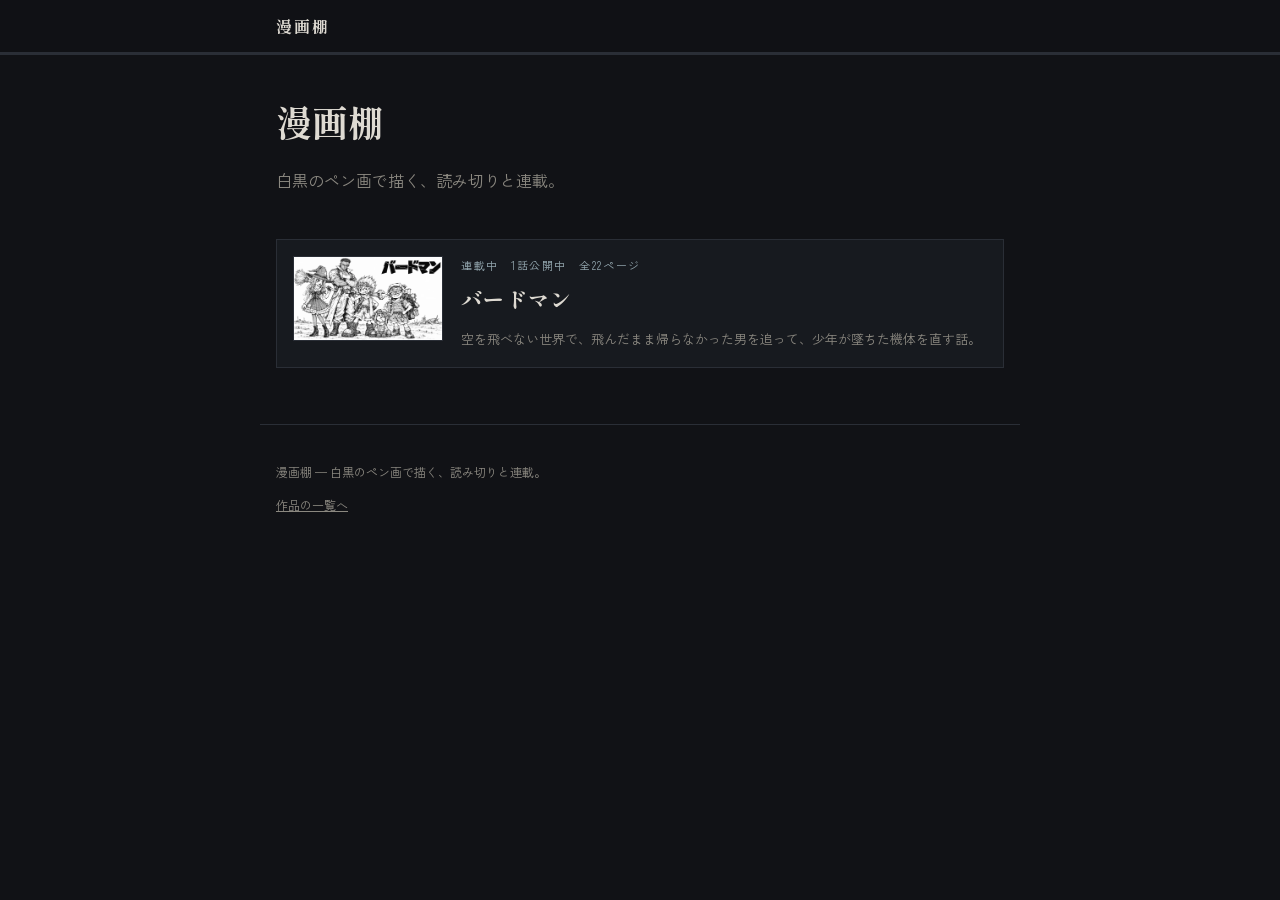
<file: docs/index.html>
<!doctype html>
<html lang="ja">
<meta charset="utf-8">
<meta name="viewport" content="width=device-width,initial-scale=1,viewport-fit=cover">
<title>漫画棚</title>
<meta name="description" content="白黒のペン画で描く、読み切りと連載。">
<meta property="og:type" content="website">
<meta property="og:title" content="漫画棚">
<meta property="og:description" content="白黒のペン画で描く、読み切りと連載。">
<meta property="og:image" content="https://bench-works.github.io/manga/img/birdman/card.png">
<meta property="og:url" content="https://bench-works.github.io/manga/">
<meta name="twitter:card" content="summary_large_image">
<link rel="icon" href="a/icon.png">
<link rel="preconnect" href="https://fonts.googleapis.com">
<link rel="preconnect" href="https://fonts.gstatic.com" crossorigin>
<link rel="stylesheet" href="https://fonts.googleapis.com/css2?family=Shippori+Mincho+B1:wght@600;800&family=Zen+Kaku+Gothic+New:wght@400;500;700&display=swap">
<link rel="stylesheet" href="a/site.css">
<header class="bar"><div class="wrap"><a class="home" href="">漫画棚</a><span class="spacer"></span></div><div class="rail"><span id="rail"></span></div></header>
<main class="wrap">
<section style="padding-block:34px 0">
  <h1 style="font-size:clamp(26px,7vw,36px)">漫画棚</h1>
  <p class="logline" style="color:var(--dim);margin-top:12px">白黒のペン画で描く、読み切りと連載。</p>
</section>
<section class="shelf"><a class="card" href="w/birdman/">
  <img src="img/birdman/cover.webp" width="1400" height="788" alt="『バードマン』表紙">
  <div><p class="meta">連載中　1話公開中　全22ページ</p>
  <h2>バードマン</h2><p class="l">空を飛べない世界で、飛んだまま帰らなかった男を追って、少年が墜ちた機体を直す話。</p></div></a></section>
</main>
<footer class="wrap"><p>漫画棚 — 白黒のペン画で描く、読み切りと連載。</p><p><a href="">作品の一覧へ</a></p></footer>
</file>
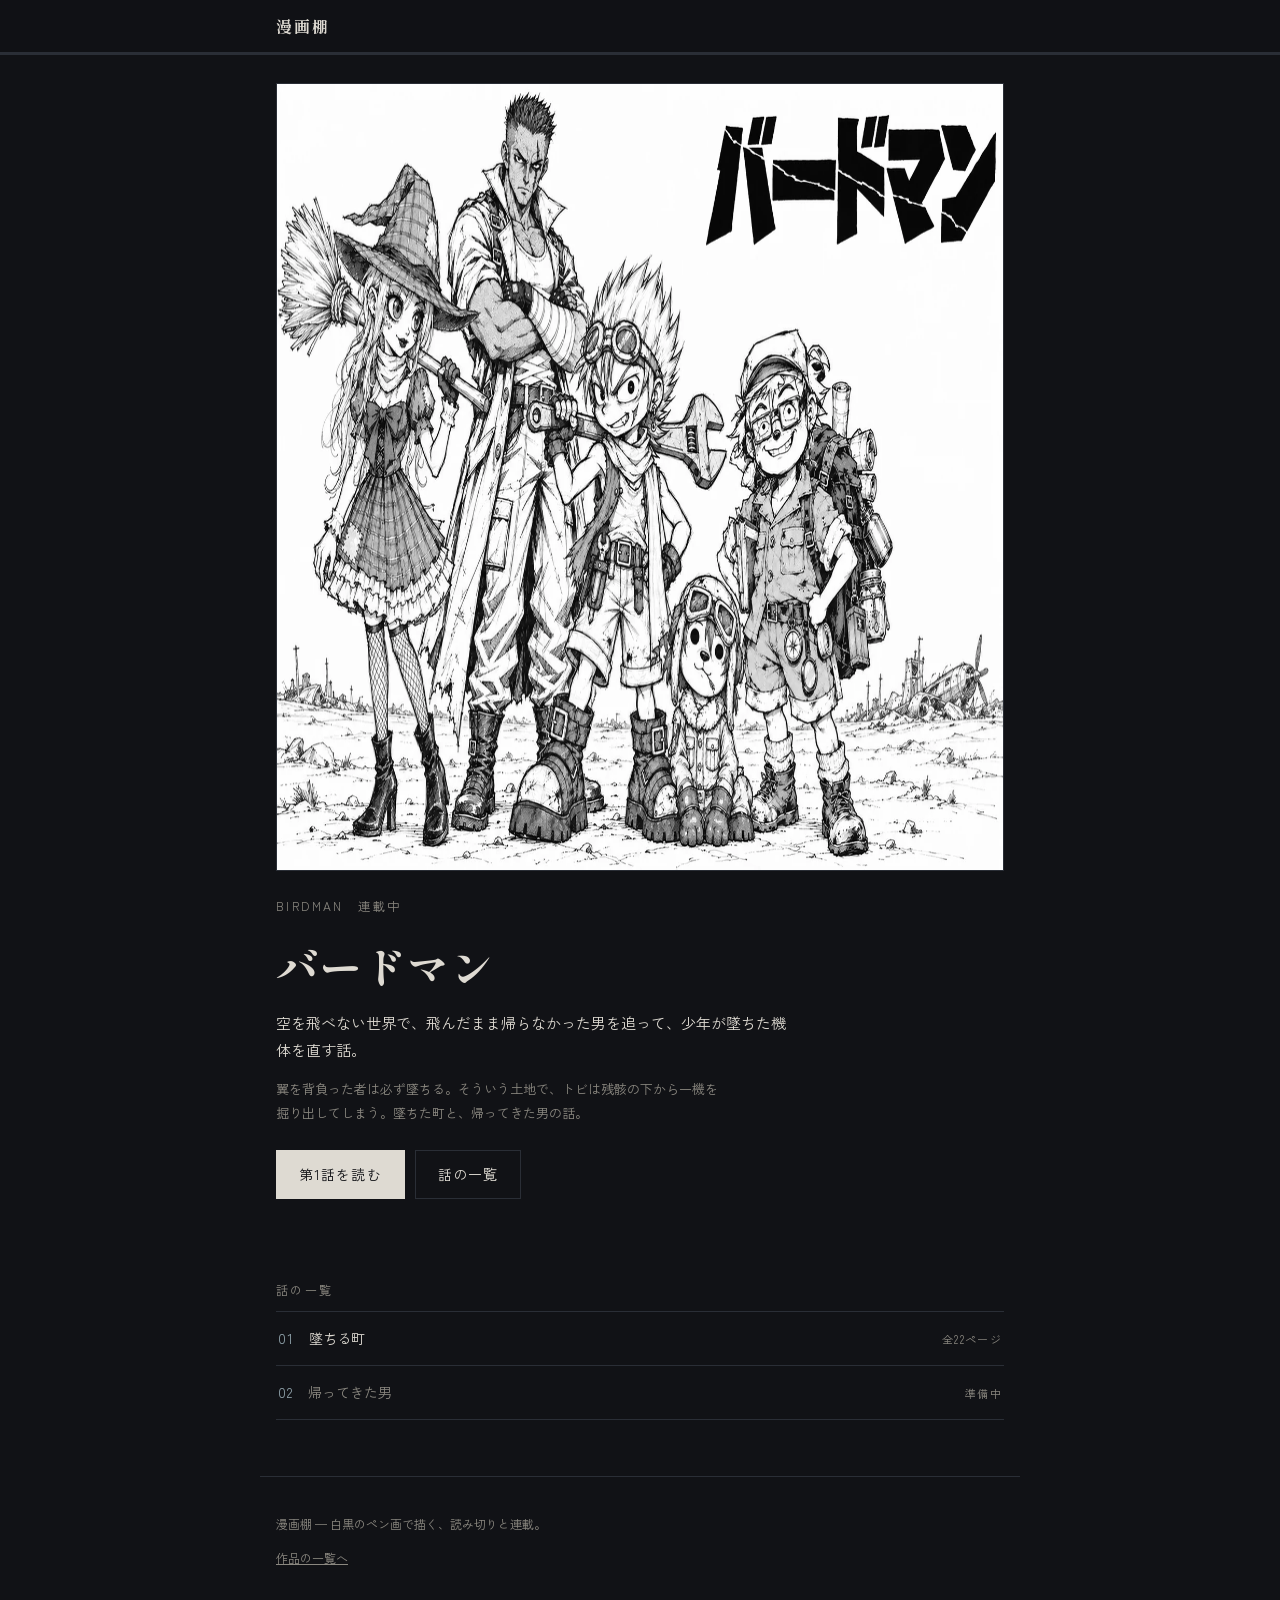
<file: docs/w/birdman/index.html>
<!doctype html>
<html lang="ja">
<meta charset="utf-8">
<meta name="viewport" content="width=device-width,initial-scale=1,viewport-fit=cover">
<title>バードマン</title>
<meta name="description" content="空を飛べない世界で、飛んだまま帰らなかった男を追って、少年が墜ちた機体を直す話。">
<meta property="og:type" content="website">
<meta property="og:title" content="バードマン">
<meta property="og:description" content="空を飛べない世界で、飛んだまま帰らなかった男を追って、少年が墜ちた機体を直す話。">
<meta property="og:image" content="https://bench-works.github.io/manga/img/birdman/card.png">
<meta property="og:url" content="https://bench-works.github.io/manga/w/birdman/">
<meta name="twitter:card" content="summary_large_image">
<link rel="icon" href="../../a/icon.png">
<link rel="preconnect" href="https://fonts.googleapis.com">
<link rel="preconnect" href="https://fonts.gstatic.com" crossorigin>
<link rel="stylesheet" href="https://fonts.googleapis.com/css2?family=Shippori+Mincho+B1:wght@600;800&family=Zen+Kaku+Gothic+New:wght@400;500;700&display=swap">
<link rel="stylesheet" href="../../a/site.css">
<header class="bar"><div class="wrap"><a class="home" href="../../">漫画棚</a><span class="spacer"></span></div><div class="rail"><span id="rail"></span></div></header>
<main class="wrap">
<section class="hero">
  <figure><img src="../../img/birdman/cover.webp" width="1400" height="788"
    alt="『バードマン』表紙" fetchpriority="high"></figure>
  <p class="eyebrow" style="margin-top:24px">BIRDMAN　連載中</p>
  <h1>バードマン</h1>
  <p class="logline">空を飛べない世界で、飛んだまま帰らなかった男を追って、少年が墜ちた機体を直す話。</p>
  <p class="about">翼を背負った者は必ず墜ちる。そういう土地で、トビは残骸の下から一機を掘り出してしまう。墜ちた町と、帰ってきた男の話。</p>
  <div class="cta">
    <a class="btn" href="01/">第1話を読む</a>
    <a class="btn ghost" href="#eps">話の一覧</a>
  </div>
</section>
<section id="eps" style="padding-block:40px 56px">
  <p class="eyebrow">話の一覧</p>
  <ul class="eps"><li><a href="01/"><span class="no">01</span><span class="ttl">墜ちる町</span><span class="st">全22ページ</span></a></li><li><div class="soon"><span class="no">02</span><span class="ttl">帰ってきた男</span><span class="st">準備中</span></div></li></ul>
</section>
</main>
<footer class="wrap"><p>漫画棚 — 白黒のペン画で描く、読み切りと連載。</p><p><a href="../../">作品の一覧へ</a></p></footer>
</file>
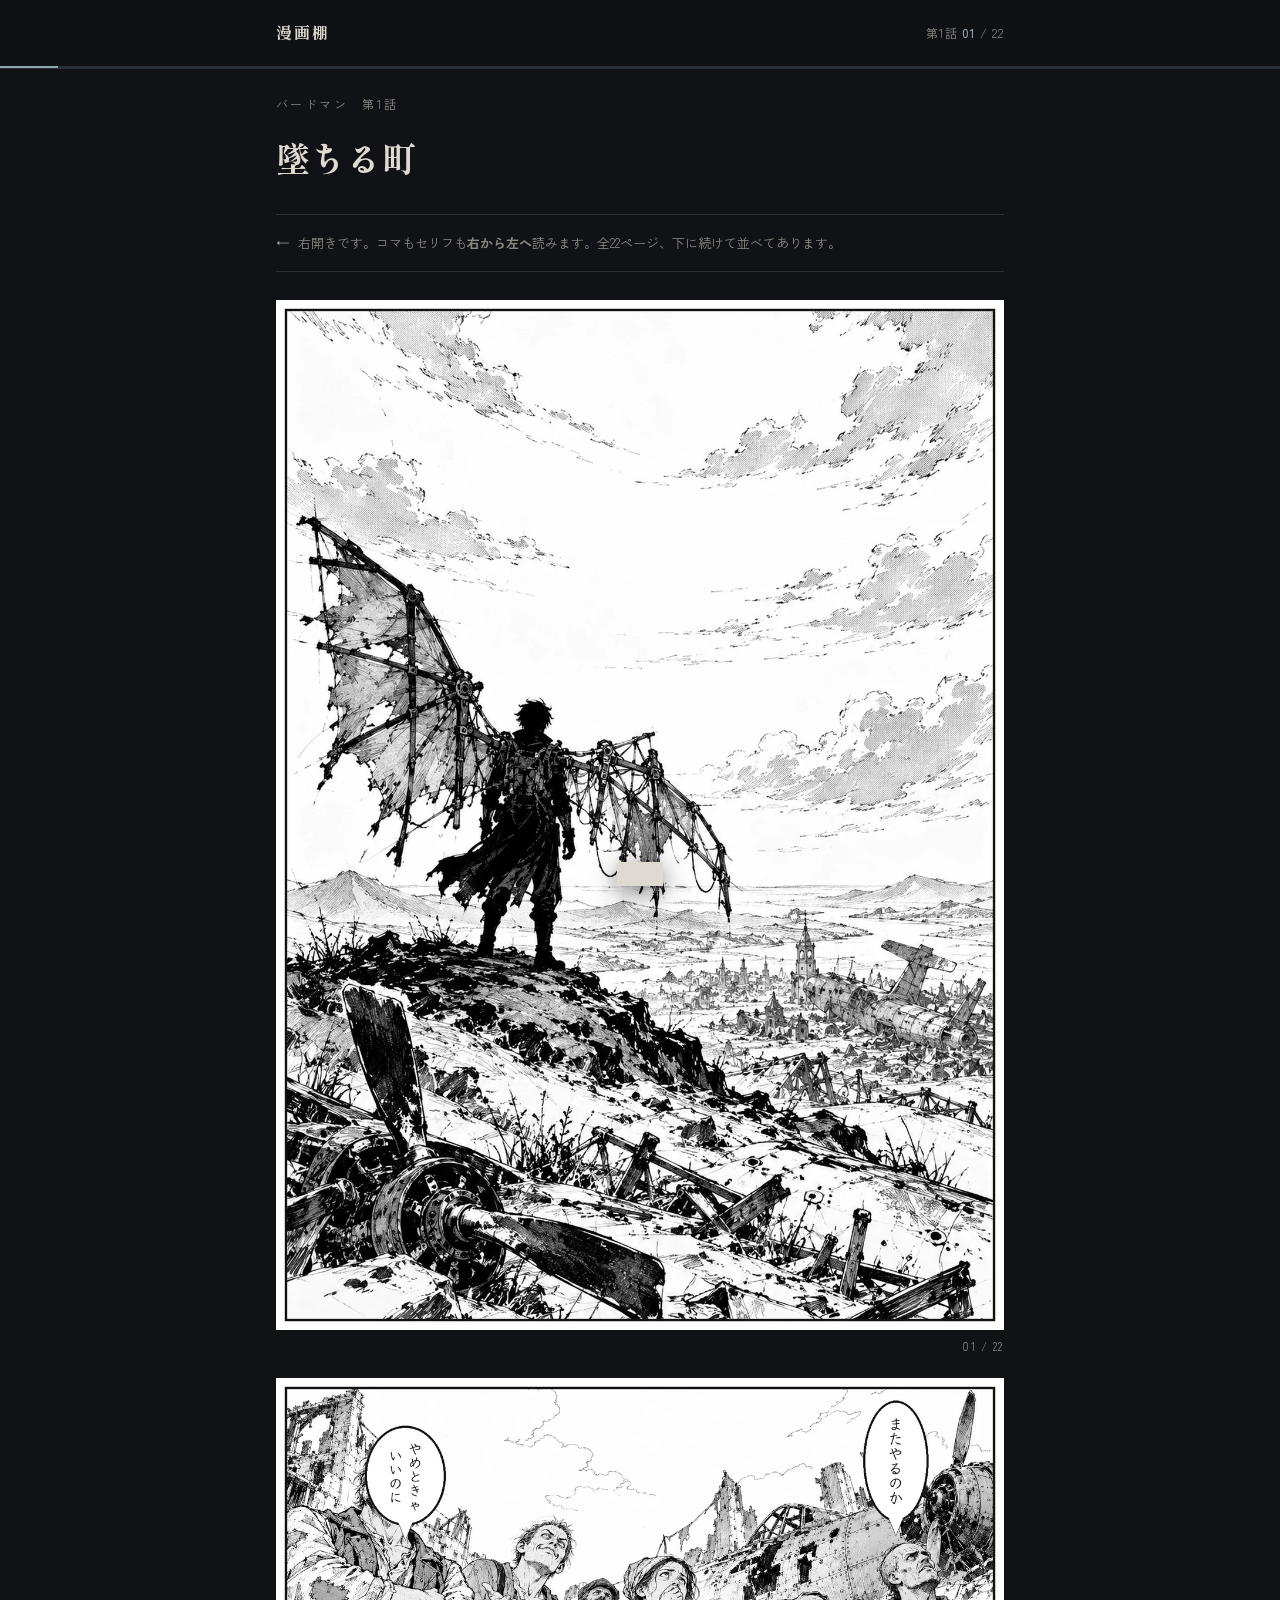
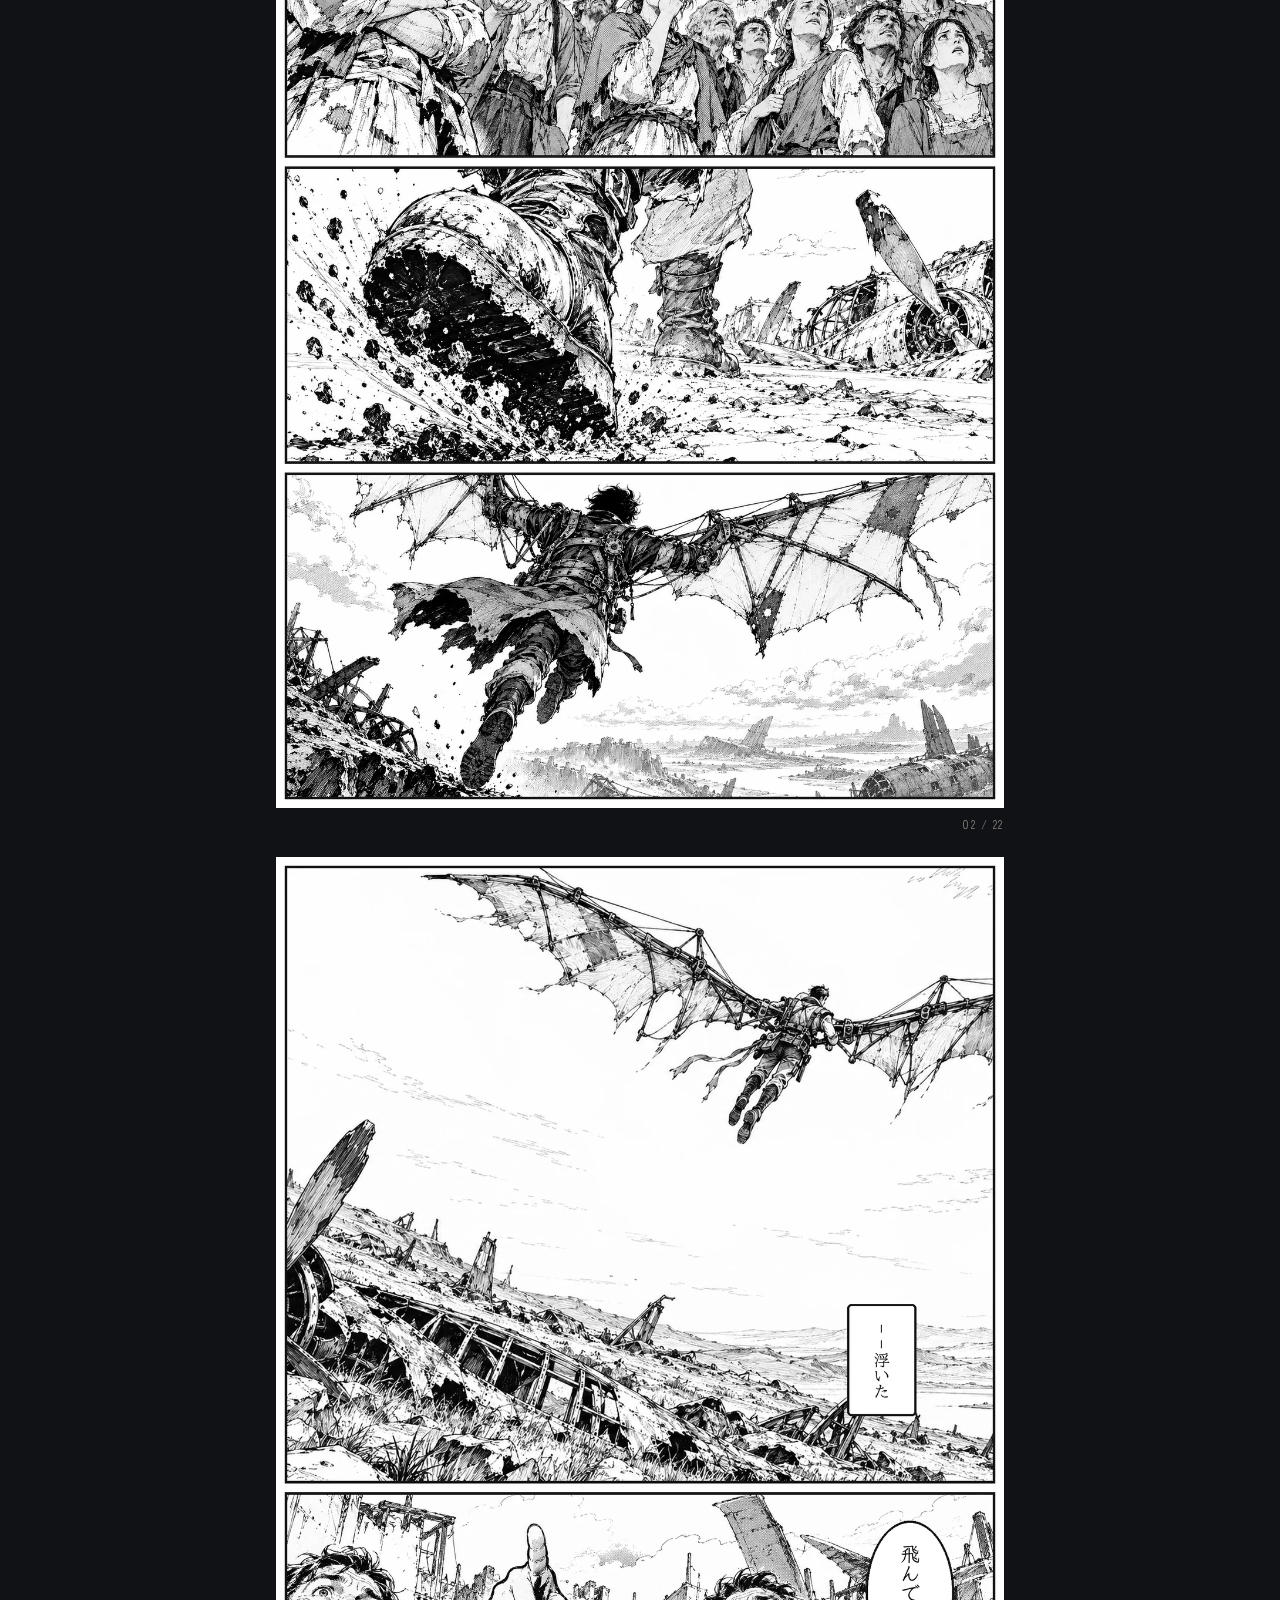
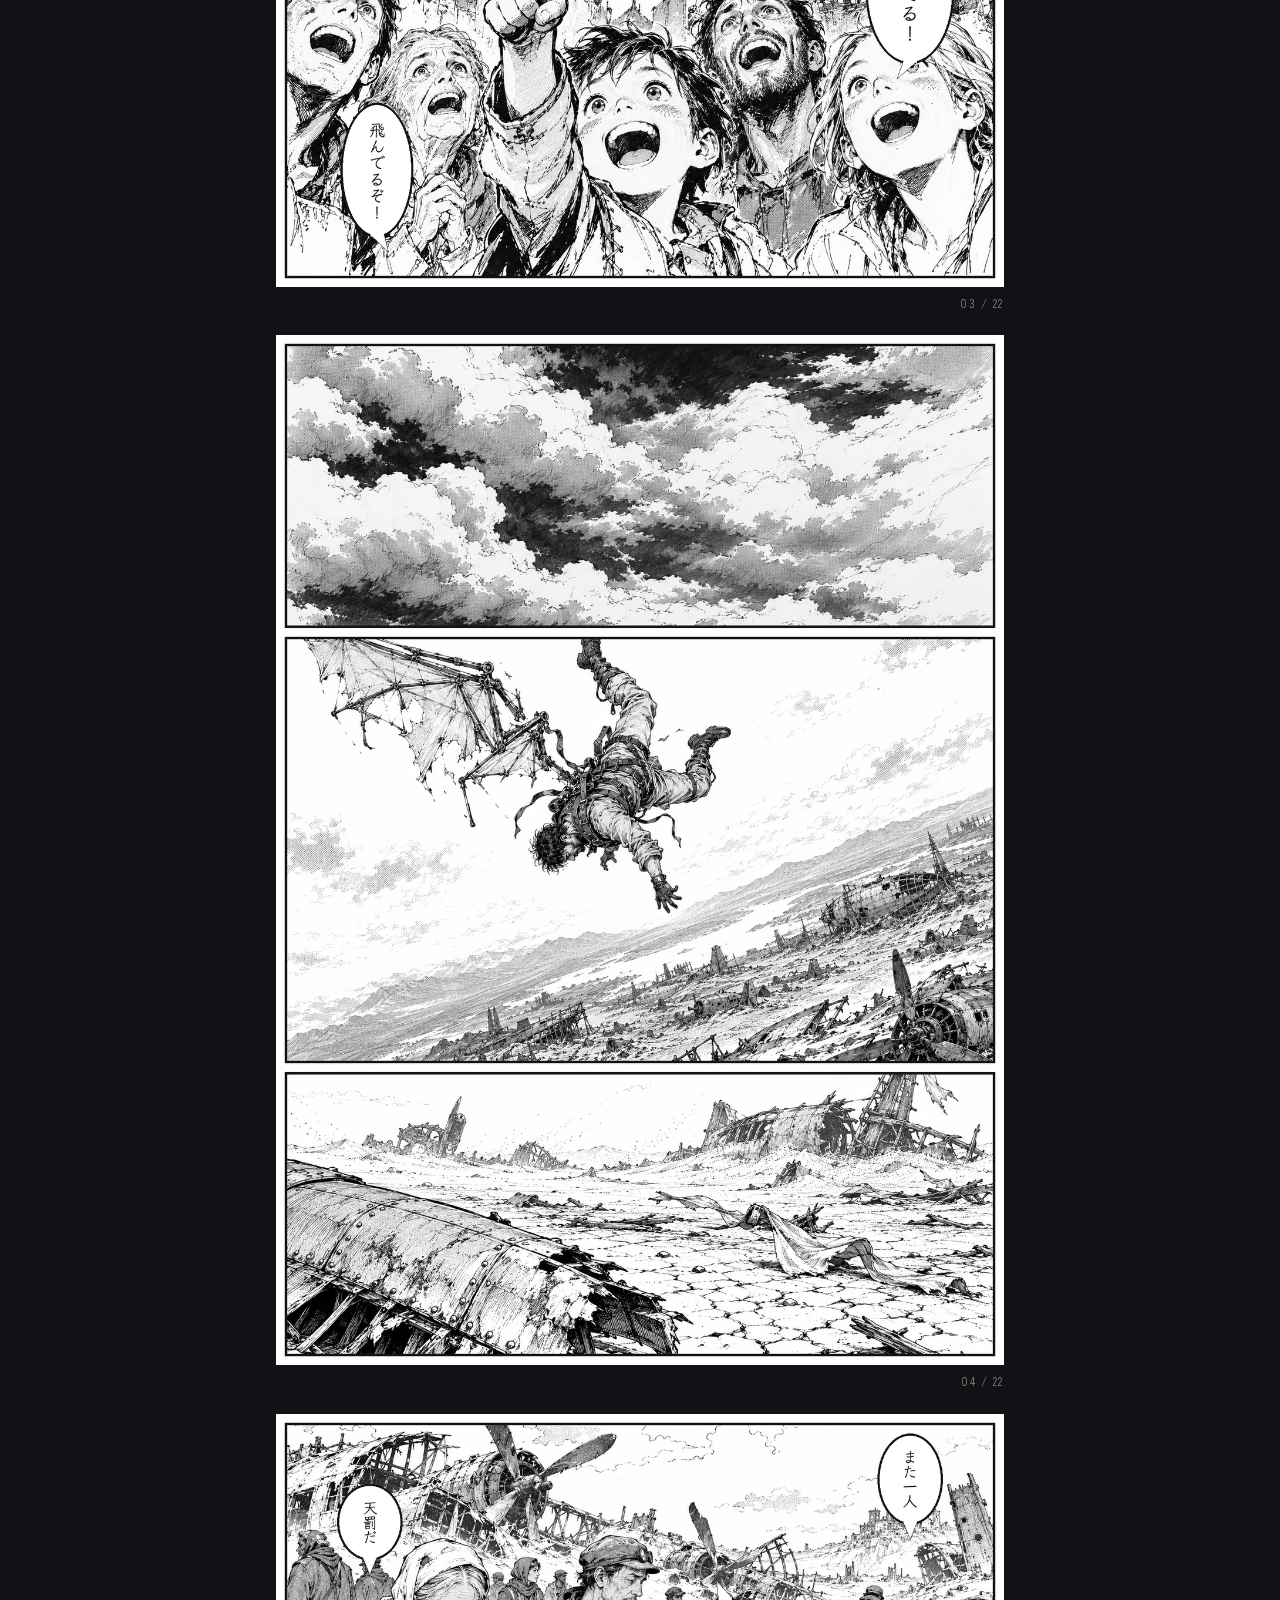
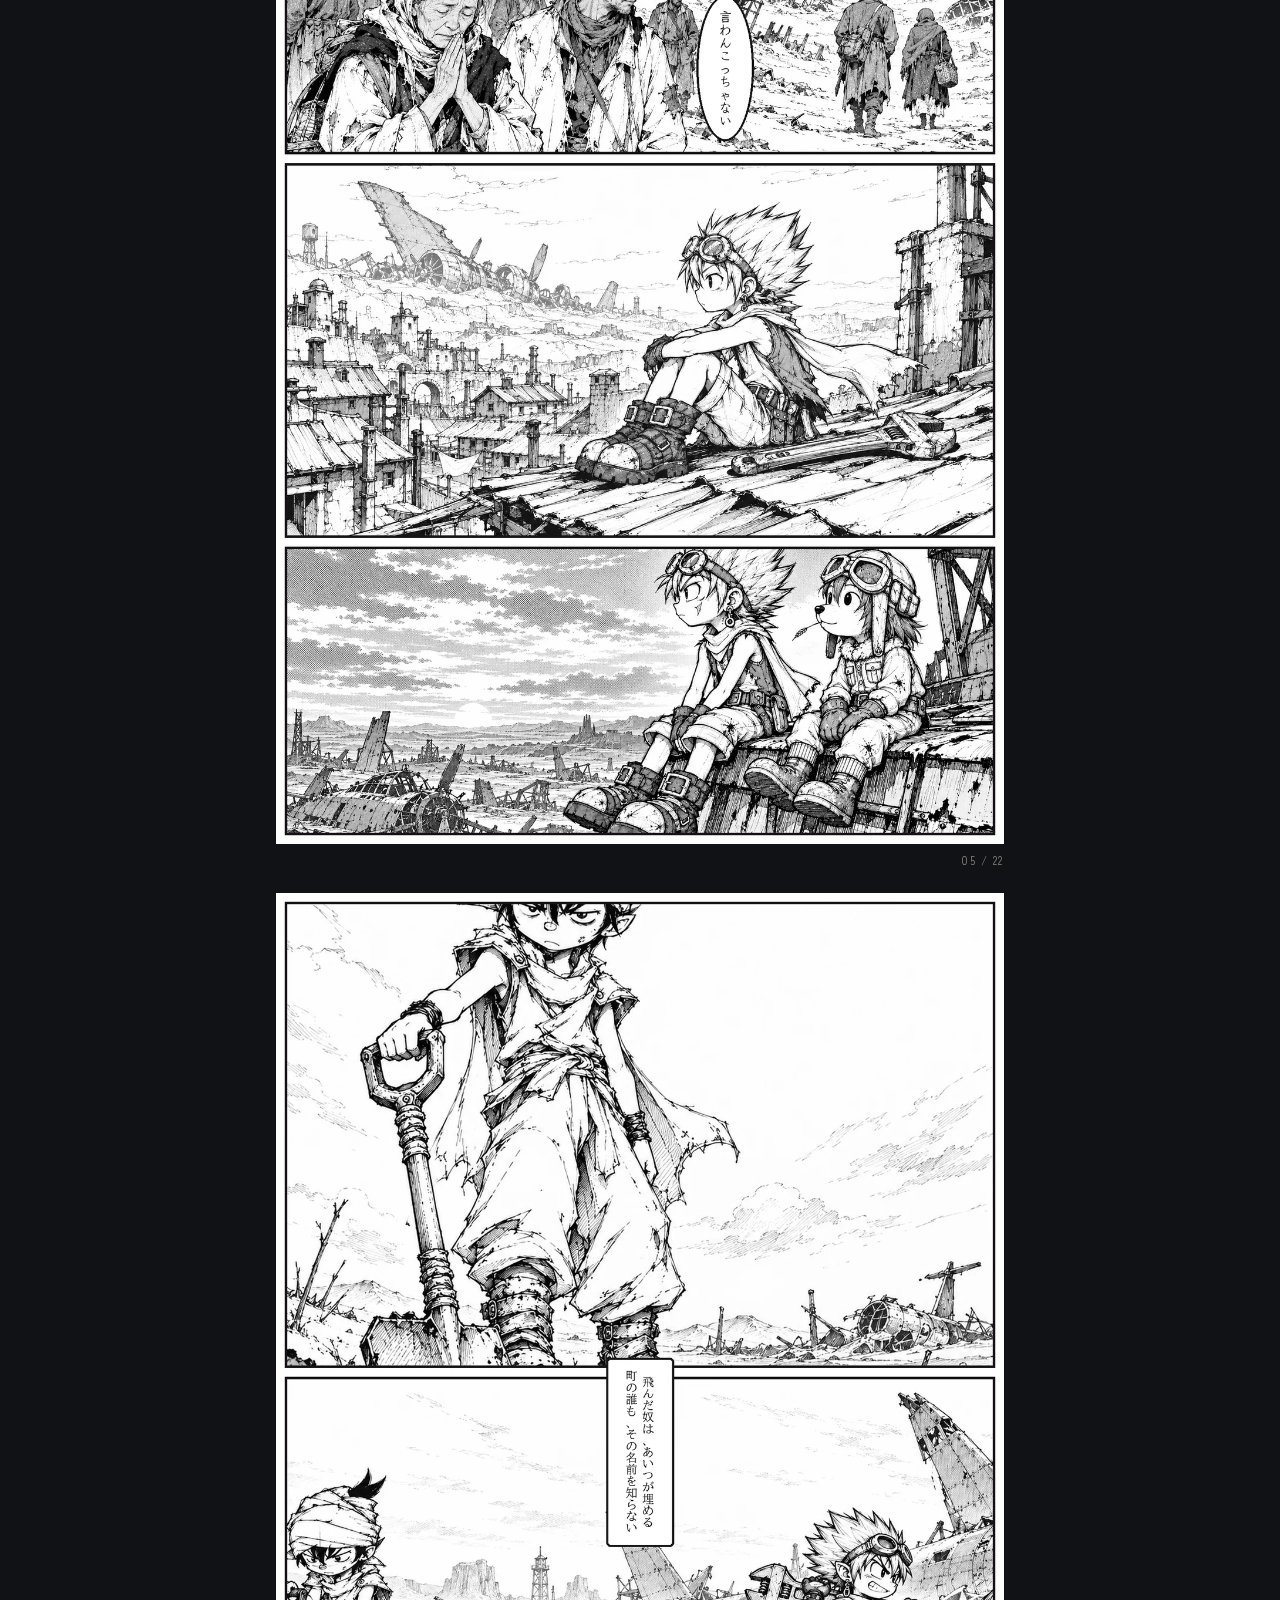
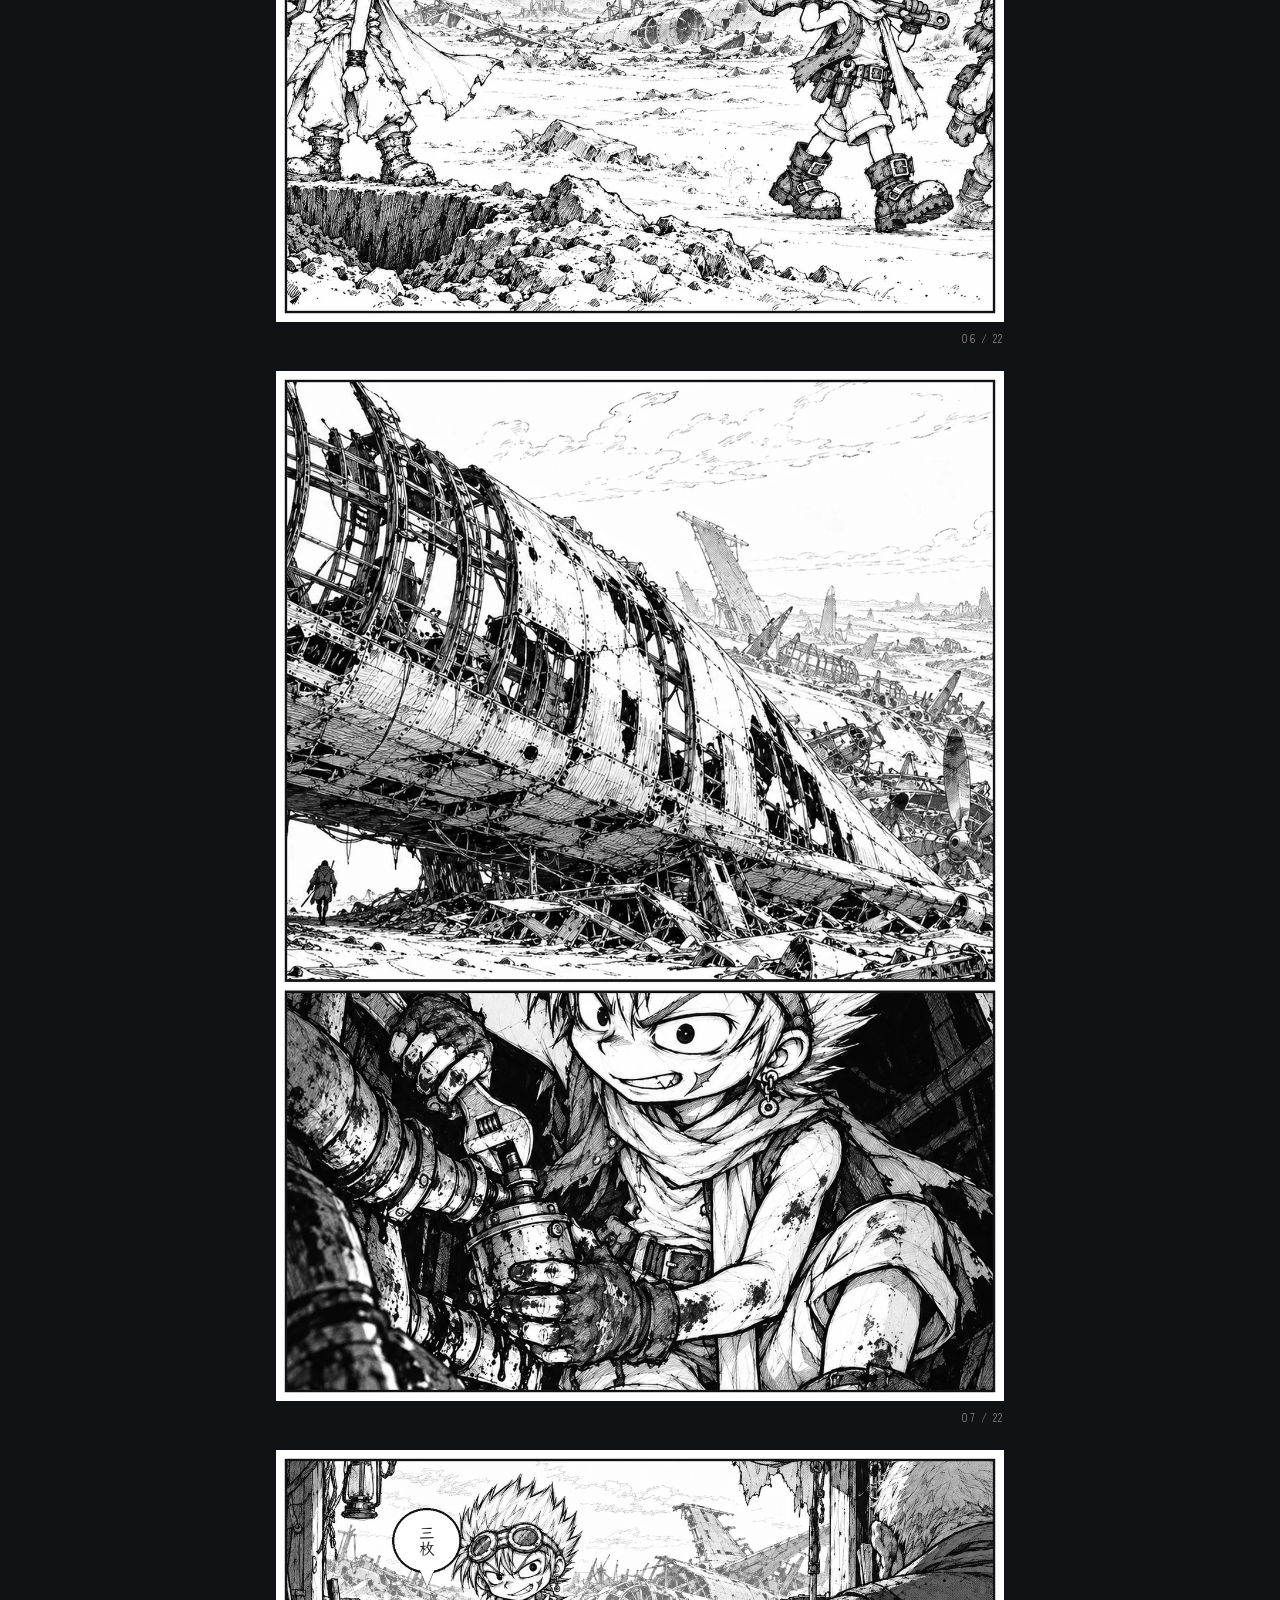
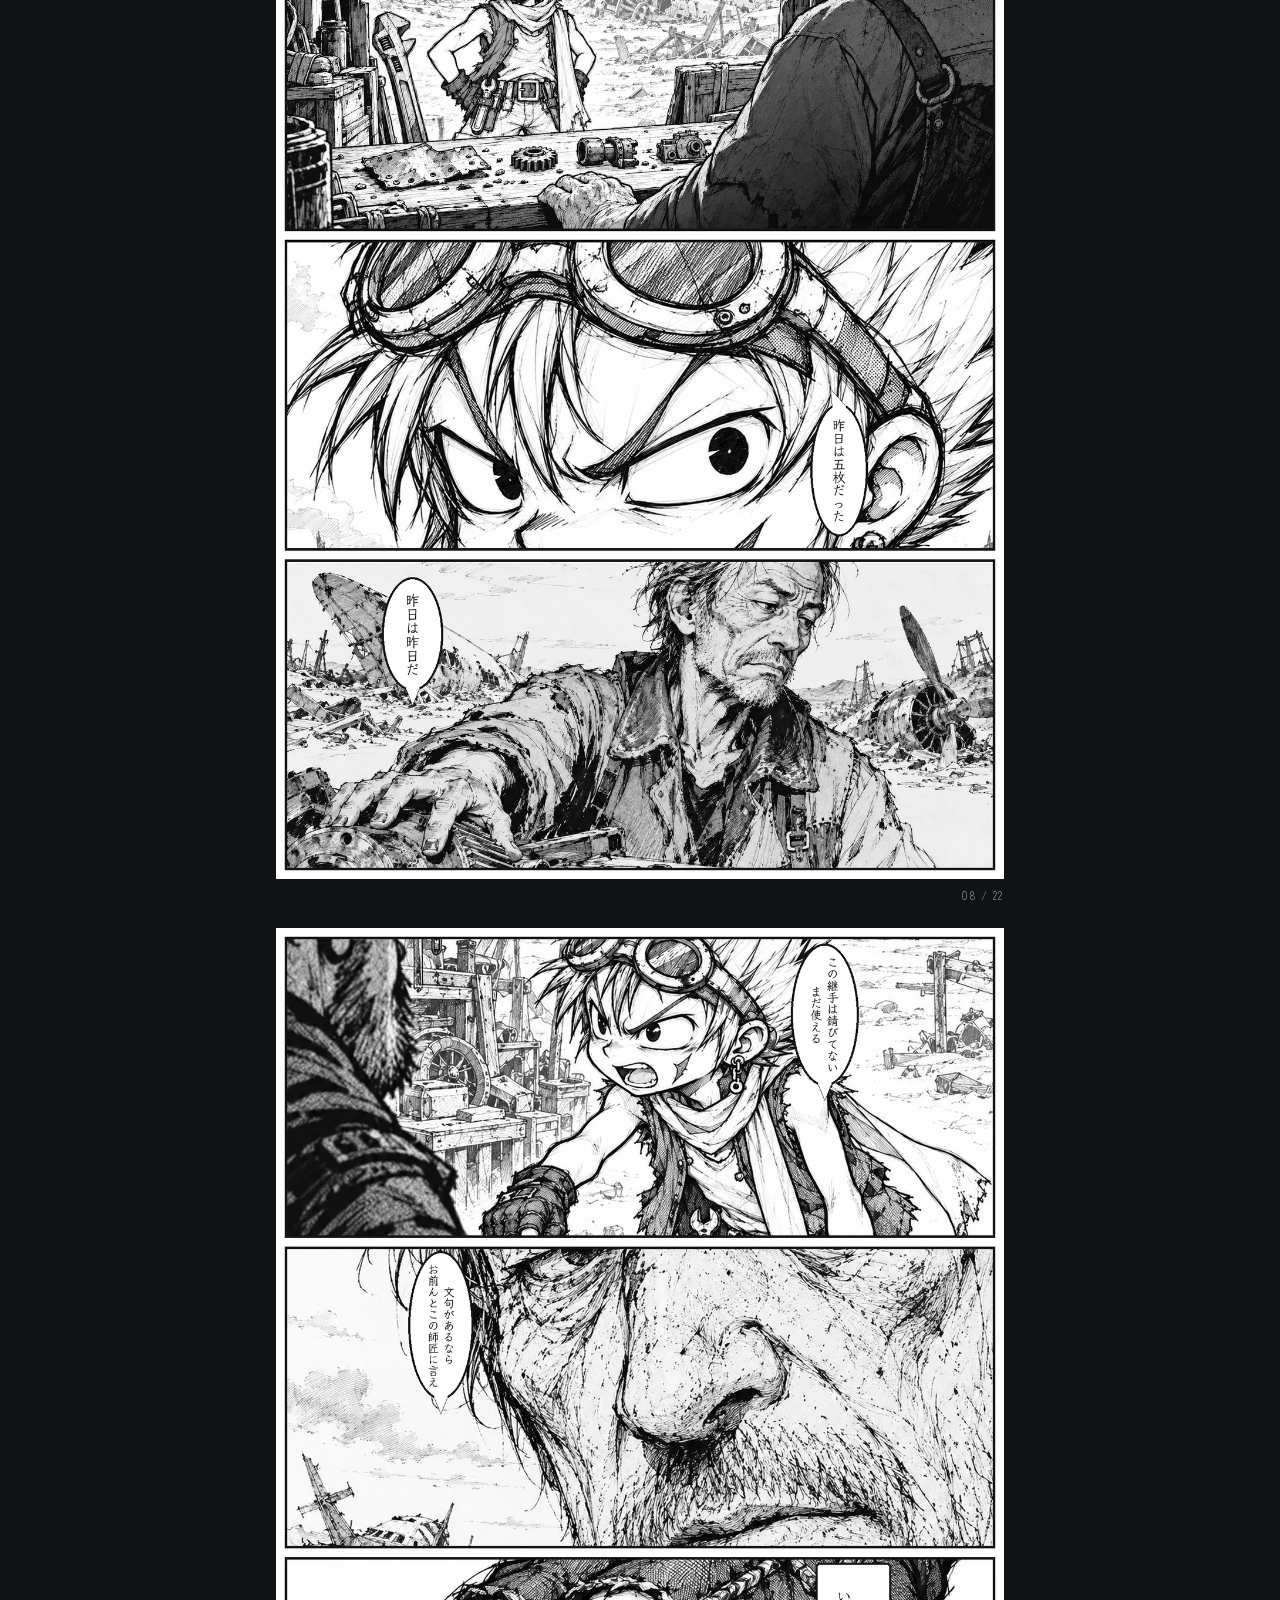
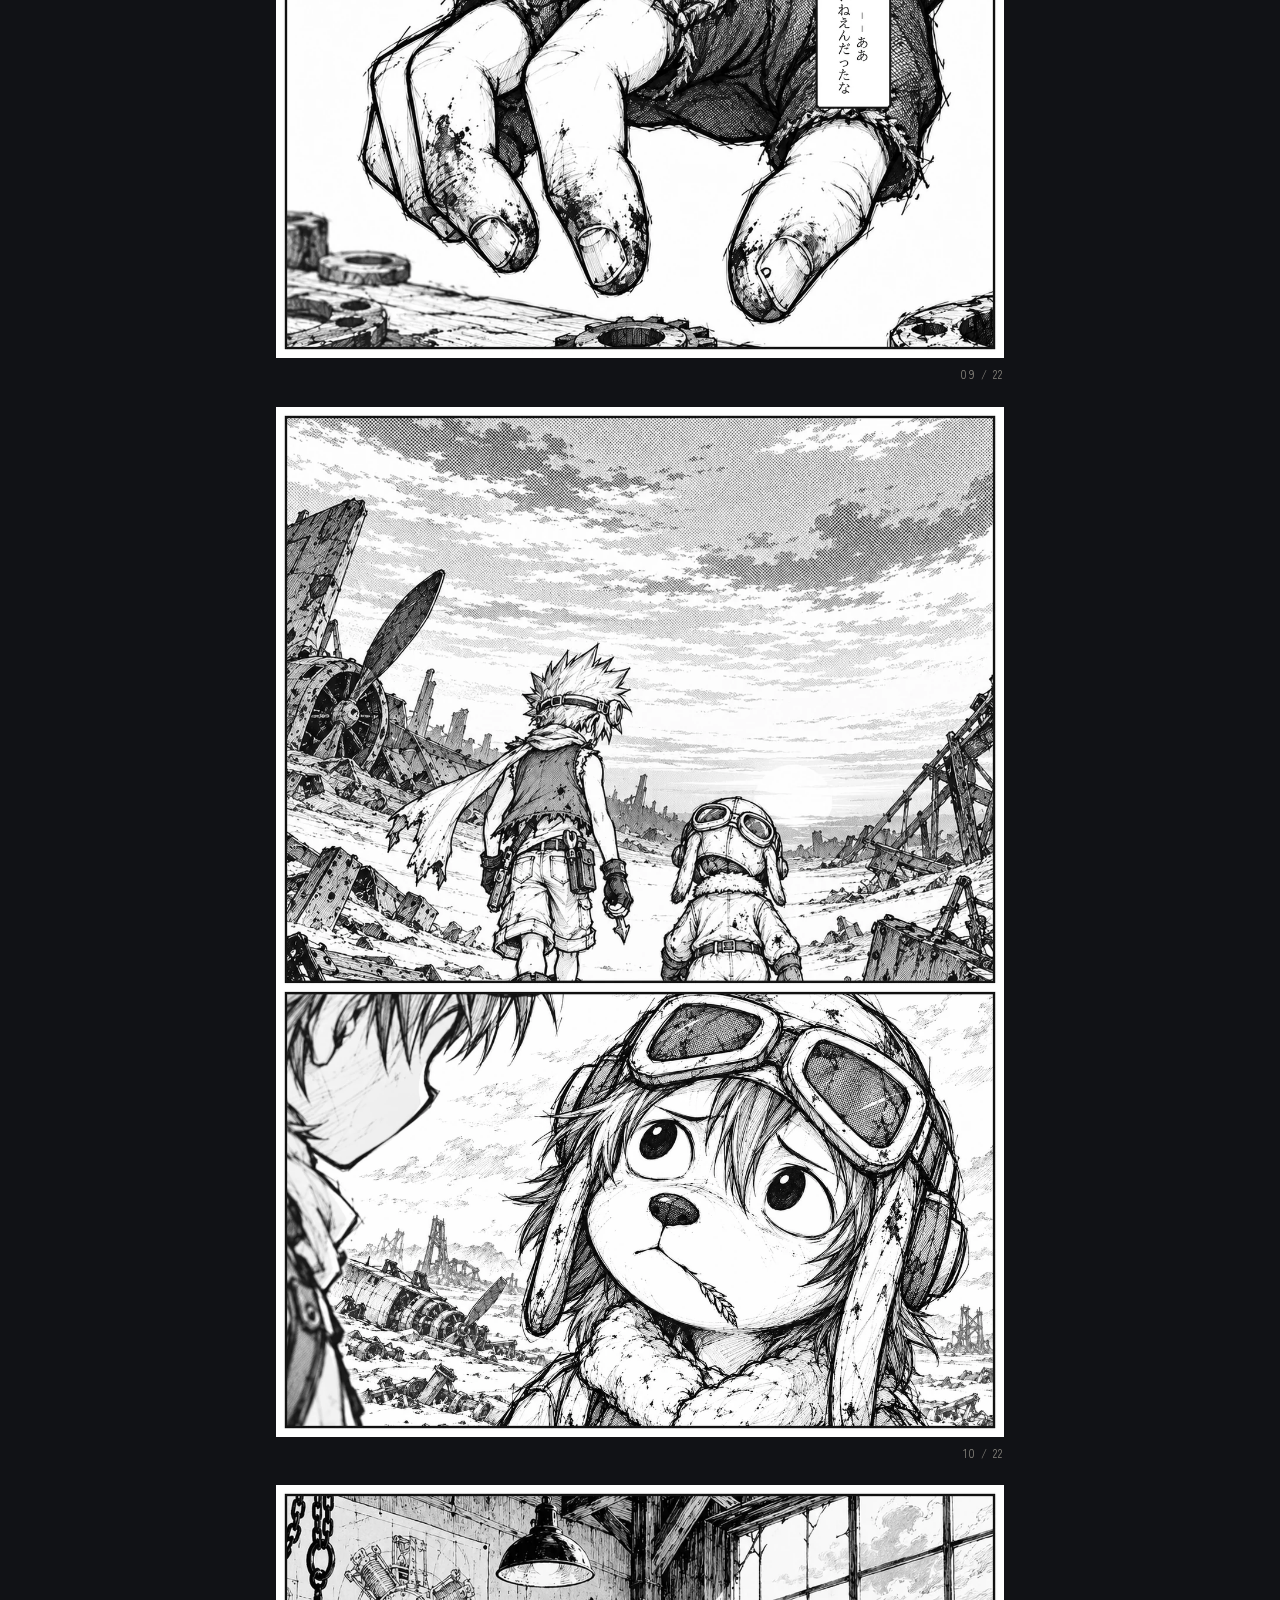
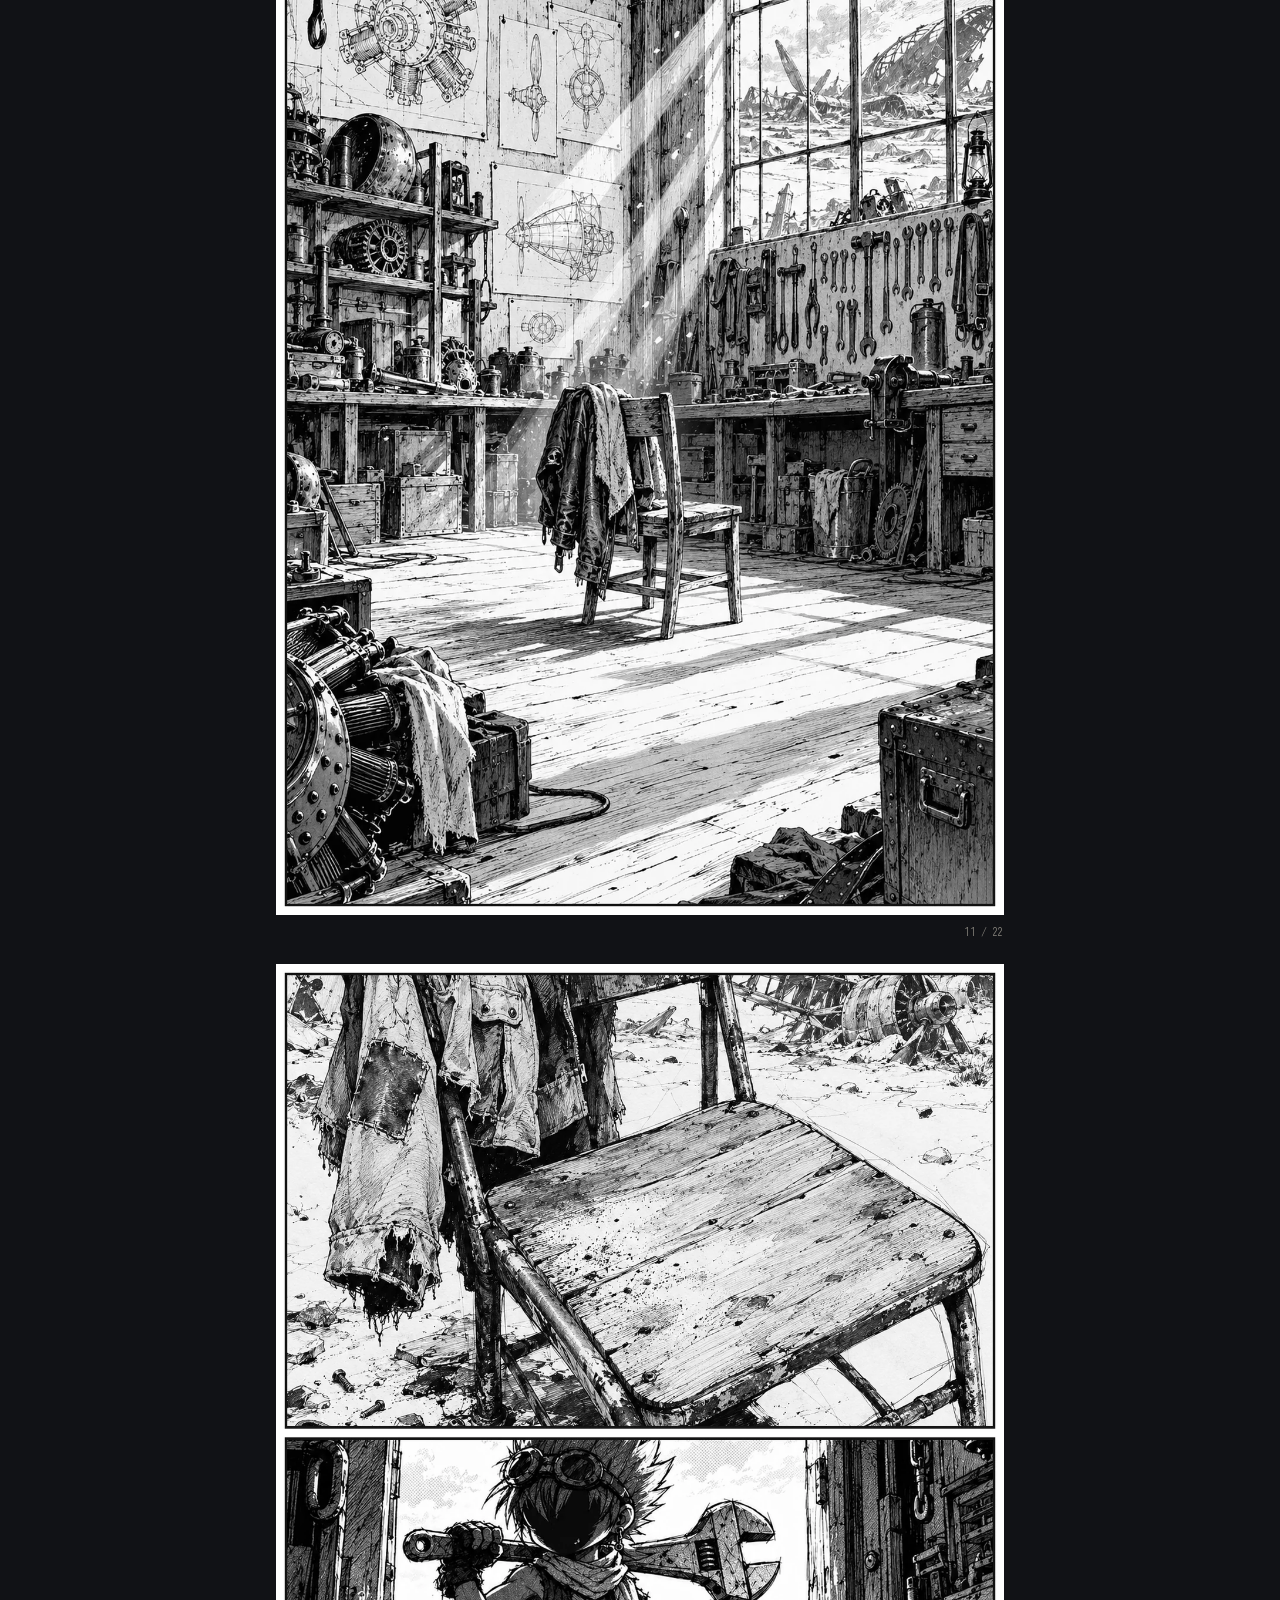
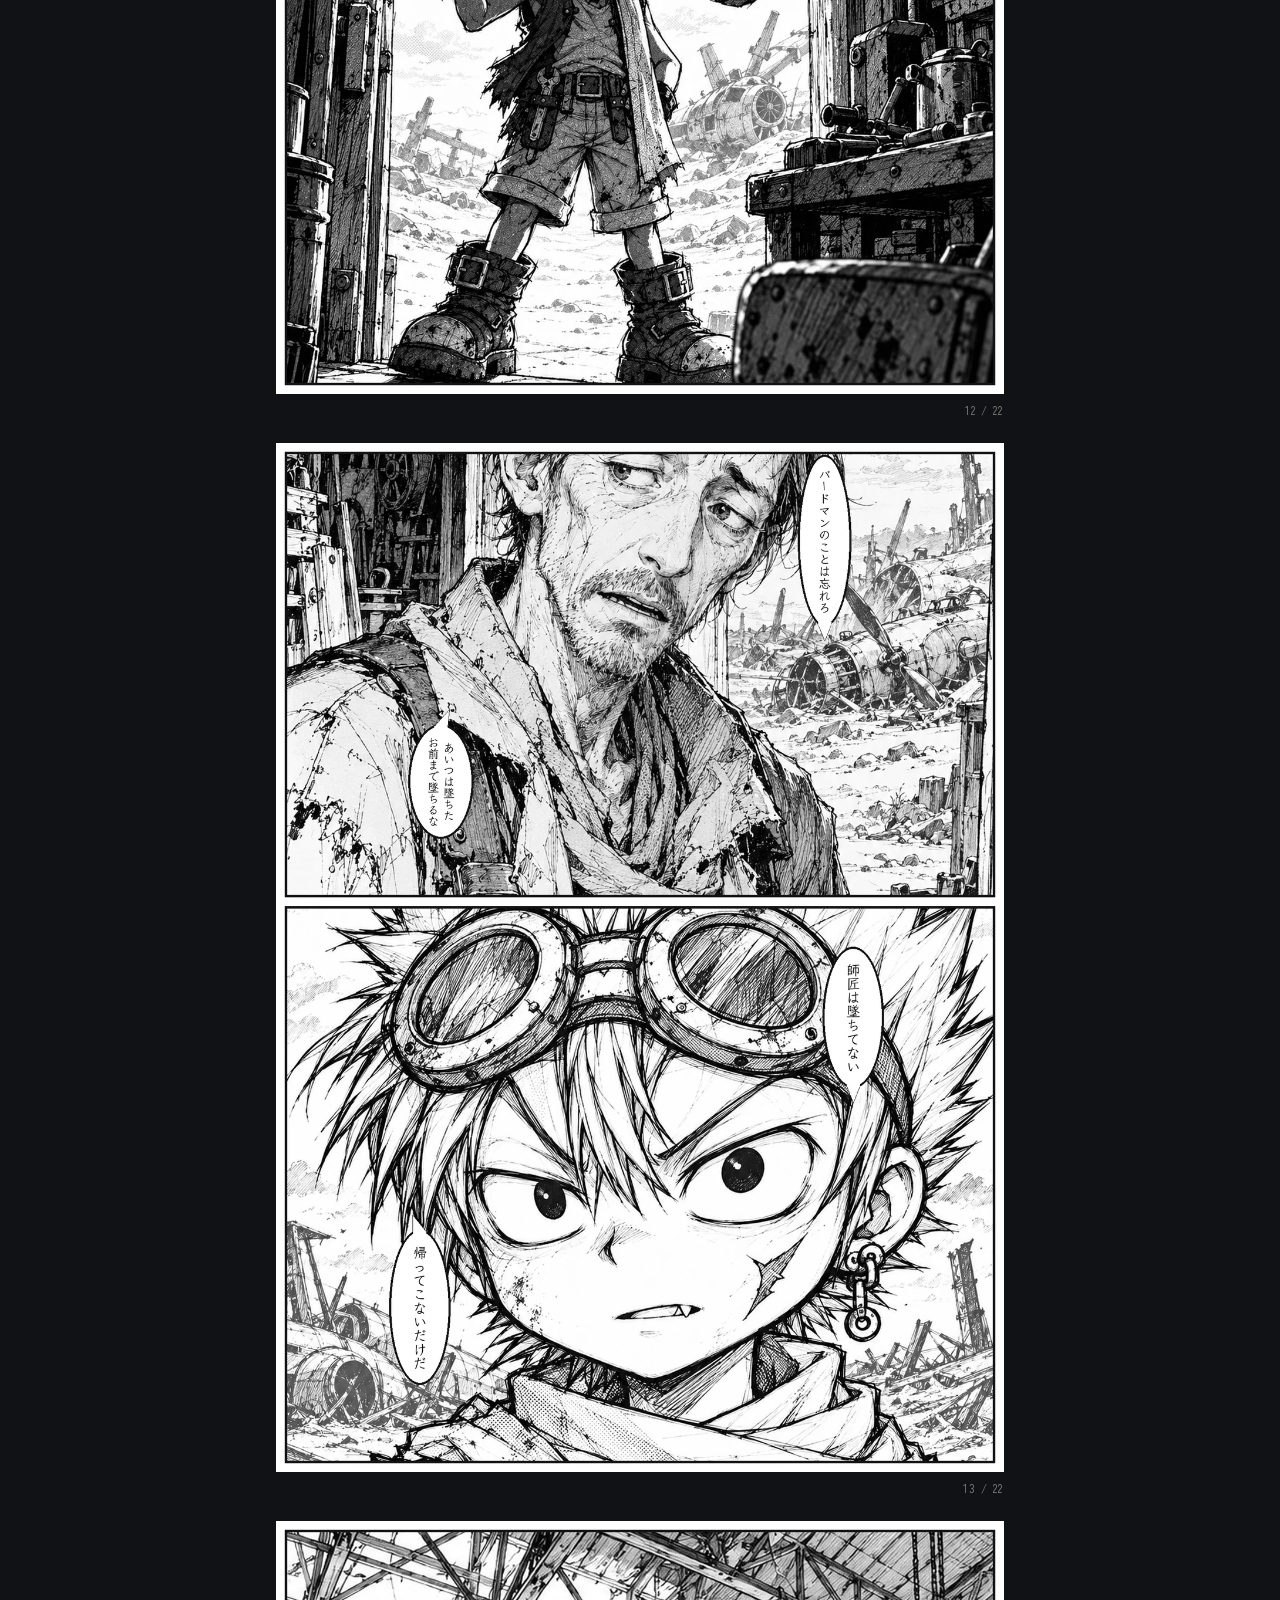
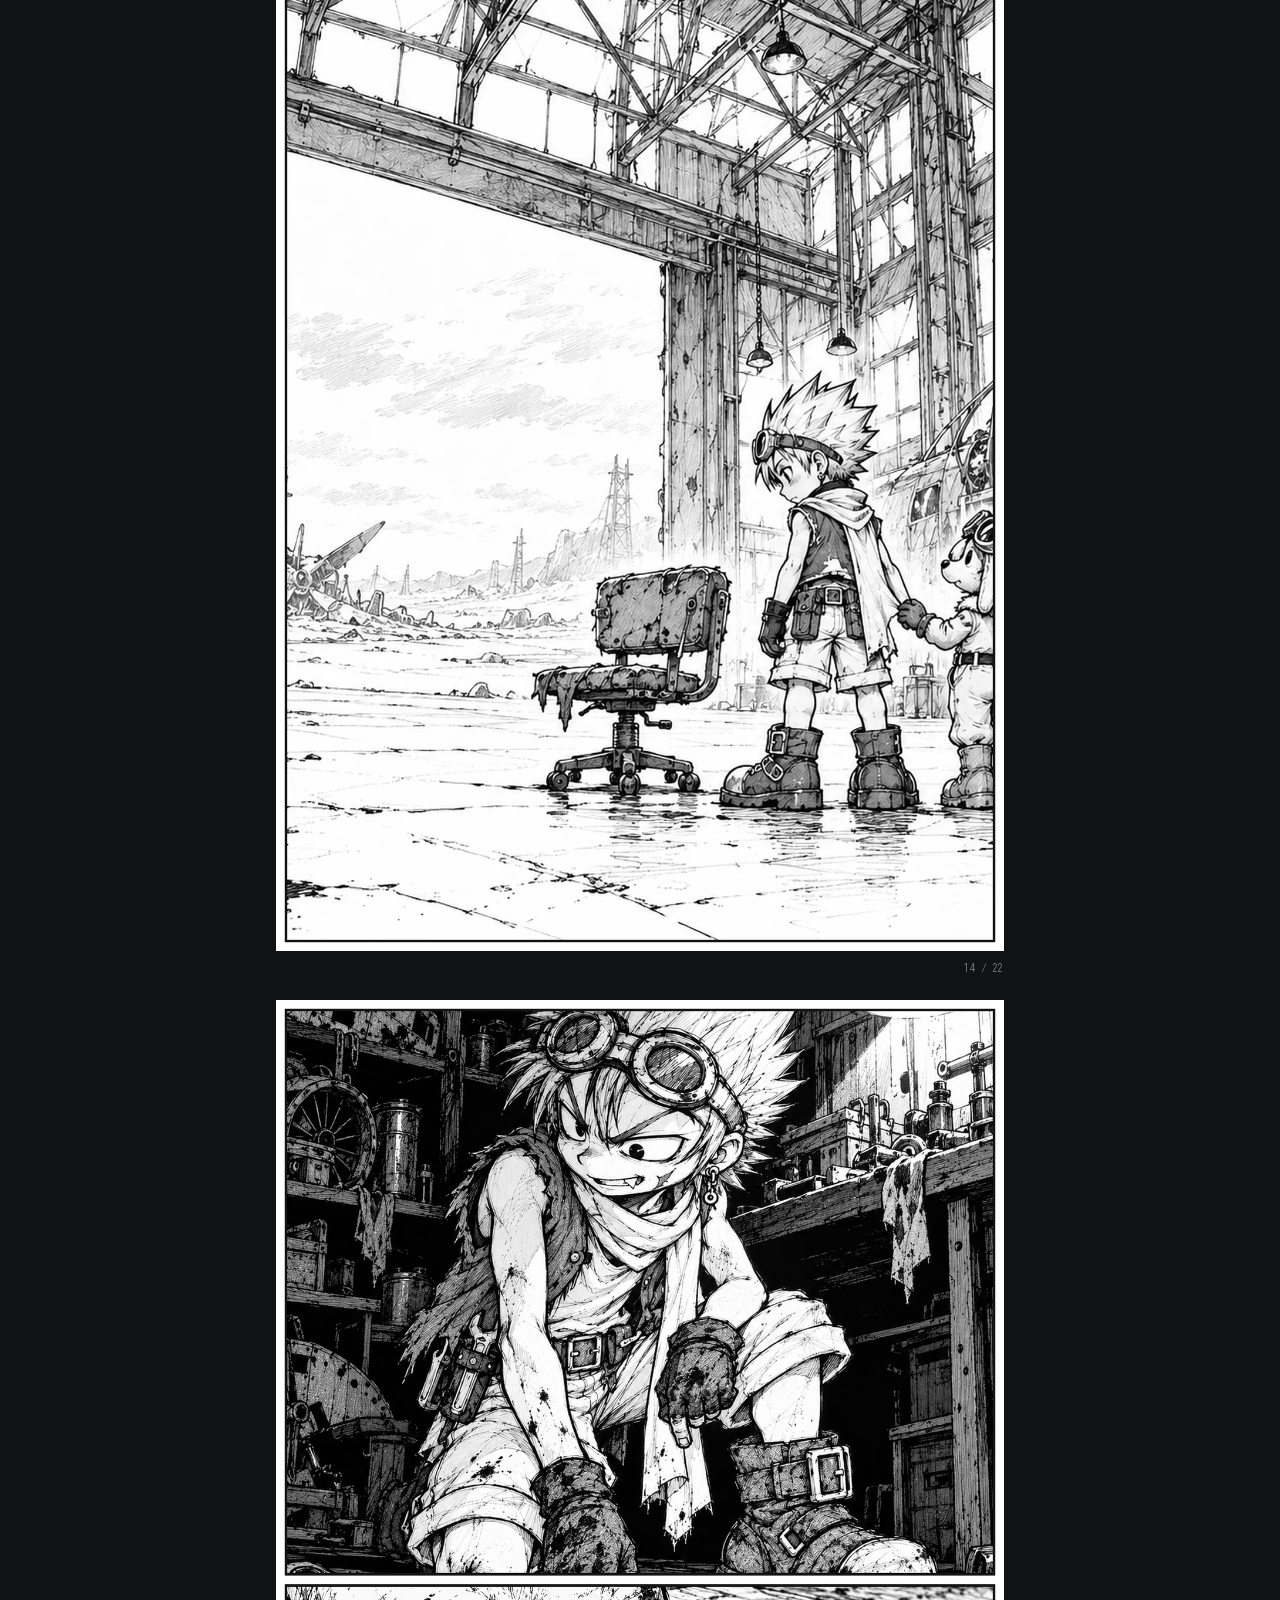
<file: docs/w/birdman/01/index.html>
<!doctype html>
<html lang="ja">
<meta charset="utf-8">
<meta name="viewport" content="width=device-width,initial-scale=1,viewport-fit=cover">
<title>バードマン 第1話「墜ちる町」</title>
<meta name="description" content="空を飛べない世界で、飛んだまま帰らなかった男を追って、少年が墜ちた機体を直す話。">
<meta property="og:type" content="article">
<meta property="og:title" content="バードマン 第1話「墜ちる町」">
<meta property="og:description" content="空を飛べない世界で、飛んだまま帰らなかった男を追って、少年が墜ちた機体を直す話。">
<meta property="og:image" content="https://bench-works.github.io/manga/img/birdman/card.png">
<meta property="og:url" content="https://bench-works.github.io/manga/w/birdman/01/">
<meta name="twitter:card" content="summary_large_image">
<link rel="icon" href="../../../a/icon.png">
<link rel="preconnect" href="https://fonts.googleapis.com">
<link rel="preconnect" href="https://fonts.gstatic.com" crossorigin>
<link rel="stylesheet" href="https://fonts.googleapis.com/css2?family=Shippori+Mincho+B1:wght@600;800&family=Zen+Kaku+Gothic+New:wght@400;500;700&display=swap">
<link rel="stylesheet" href="../../../a/site.css">
<header class="bar"><div class="wrap"><a class="home" href="../../../">漫画棚</a><span class="spacer"></span><p class="counter">第1話 <b id="cur">—</b> / 22</p></div><div class="rail"><span id="rail"></span></div></header>
<main class="wrap">
<section class="hero" style="padding-block:24px 0">
  <p class="eyebrow">バードマン　第1話</p>
  <h1 style="font-size:clamp(24px,7vw,34px)">墜ちる町</h1>
  <div class="howto"><span class="arrow">←</span>
  <span>右開きです。コマもセリフも<b>右から左へ</b>読みます。全22ページ、下に続けて並べてあります。</span></div>
</section>
<section class="pages" id="pages" data-key="birdman.01" data-total="22">
<figure class="page" id="p01" data-n="1"><img src="../../../img/birdman/01/p01.webp" width="1240" height="1753" alt="第1話 1ページ目" loading="eager" decoding="async"><figcaption>01 / 22</figcaption></figure>
<figure class="page" id="p02" data-n="2"><img src="../../../img/birdman/01/p02.webp" width="1240" height="1753" alt="第1話 2ページ目" loading="eager" decoding="async"><figcaption>02 / 22</figcaption></figure>
<figure class="page" id="p03" data-n="3"><img src="../../../img/birdman/01/p03.webp" width="1240" height="1753" alt="第1話 3ページ目" loading="lazy" decoding="async"><figcaption>03 / 22</figcaption></figure>
<figure class="page" id="p04" data-n="4"><img src="../../../img/birdman/01/p04.webp" width="1240" height="1753" alt="第1話 4ページ目" loading="lazy" decoding="async"><figcaption>04 / 22</figcaption></figure>
<figure class="page" id="p05" data-n="5"><img src="../../../img/birdman/01/p05.webp" width="1240" height="1753" alt="第1話 5ページ目" loading="lazy" decoding="async"><figcaption>05 / 22</figcaption></figure>
<figure class="page" id="p06" data-n="6"><img src="../../../img/birdman/01/p06.webp" width="1240" height="1753" alt="第1話 6ページ目" loading="lazy" decoding="async"><figcaption>06 / 22</figcaption></figure>
<figure class="page" id="p07" data-n="7"><img src="../../../img/birdman/01/p07.webp" width="1240" height="1753" alt="第1話 7ページ目" loading="lazy" decoding="async"><figcaption>07 / 22</figcaption></figure>
<figure class="page" id="p08" data-n="8"><img src="../../../img/birdman/01/p08.webp" width="1240" height="1753" alt="第1話 8ページ目" loading="lazy" decoding="async"><figcaption>08 / 22</figcaption></figure>
<figure class="page" id="p09" data-n="9"><img src="../../../img/birdman/01/p09.webp" width="1240" height="1753" alt="第1話 9ページ目" loading="lazy" decoding="async"><figcaption>09 / 22</figcaption></figure>
<figure class="page" id="p10" data-n="10"><img src="../../../img/birdman/01/p10.webp" width="1240" height="1753" alt="第1話 10ページ目" loading="lazy" decoding="async"><figcaption>10 / 22</figcaption></figure>
<figure class="page" id="p11" data-n="11"><img src="../../../img/birdman/01/p11.webp" width="1240" height="1753" alt="第1話 11ページ目" loading="lazy" decoding="async"><figcaption>11 / 22</figcaption></figure>
<figure class="page" id="p12" data-n="12"><img src="../../../img/birdman/01/p12.webp" width="1240" height="1753" alt="第1話 12ページ目" loading="lazy" decoding="async"><figcaption>12 / 22</figcaption></figure>
<figure class="page" id="p13" data-n="13"><img src="../../../img/birdman/01/p13.webp" width="1240" height="1753" alt="第1話 13ページ目" loading="lazy" decoding="async"><figcaption>13 / 22</figcaption></figure>
<figure class="page" id="p14" data-n="14"><img src="../../../img/birdman/01/p14.webp" width="1240" height="1753" alt="第1話 14ページ目" loading="lazy" decoding="async"><figcaption>14 / 22</figcaption></figure>
<figure class="page" id="p15" data-n="15"><img src="../../../img/birdman/01/p15.webp" width="1240" height="1753" alt="第1話 15ページ目" loading="lazy" decoding="async"><figcaption>15 / 22</figcaption></figure>
<figure class="page" id="p16" data-n="16"><img src="../../../img/birdman/01/p16.webp" width="1240" height="1753" alt="第1話 16ページ目" loading="lazy" decoding="async"><figcaption>16 / 22</figcaption></figure>
<figure class="page" id="p17" data-n="17"><img src="../../../img/birdman/01/p17.webp" width="1240" height="1753" alt="第1話 17ページ目" loading="lazy" decoding="async"><figcaption>17 / 22</figcaption></figure>
<figure class="page" id="p18" data-n="18"><img src="../../../img/birdman/01/p18.webp" width="1240" height="1753" alt="第1話 18ページ目" loading="lazy" decoding="async"><figcaption>18 / 22</figcaption></figure>
<figure class="page" id="p19" data-n="19"><img src="../../../img/birdman/01/p19.webp" width="1240" height="1753" alt="第1話 19ページ目" loading="lazy" decoding="async"><figcaption>19 / 22</figcaption></figure>
<figure class="page" id="p20" data-n="20"><img src="../../../img/birdman/01/p20.webp" width="1240" height="1753" alt="第1話 20ページ目" loading="lazy" decoding="async"><figcaption>20 / 22</figcaption></figure>
<figure class="page" id="p21" data-n="21"><img src="../../../img/birdman/01/p21.webp" width="1240" height="1753" alt="第1話 21ページ目" loading="lazy" decoding="async"><figcaption>21 / 22</figcaption></figure>
<figure class="page" id="p22" data-n="22"><img src="../../../img/birdman/01/p22.webp" width="1240" height="1753" alt="第1話 22ページ目" loading="lazy" decoding="async"><figcaption>22 / 22</figcaption></figure>
</section>
<section class="end">
  <p class="mark">第1話 了</p>
  <p class="n">22ページ</p>
  <div class="nav"><a class="btn ghost" href="../">話の一覧</a></div>
</section>
</main>
<div class="resume" id="resumeBar" hidden><button class="btn" id="resumeBtn" type="button"></button></div>
<script src="../../../a/reader.js"></script>
<footer class="wrap"><p>漫画棚 — 白黒のペン画で描く、読み切りと連載。</p><p><a href="../../../">作品の一覧へ</a></p></footer>
</file>
<file: docs/a/site.css>
/* 暗い地に紙を落とす。色は足さない——白黒の漫画なので、
   画面の側に色があると紙の白が濁る。鉄の冷たさだけを地の色に残す。 */
:root{
  --ground:#111216; --ground-2:#171a1f; --line:#2a2e36;
  --fg:#dedad2; --dim:#8b8880; --steel:#93a6ae; --paper:#fff;
  --display:"Shippori Mincho B1",serif;
  --body:"Zen Kaku Gothic New",system-ui,sans-serif;
  color-scheme:dark;
}
*{box-sizing:border-box}
html{scroll-behavior:smooth;-webkit-text-size-adjust:100%}
@media (prefers-reduced-motion:reduce){html{scroll-behavior:auto}*{animation:none!important;transition:none!important}}
body{margin:0;background:var(--ground);color:var(--fg);
  font-family:var(--body);line-height:1.8;-webkit-font-smoothing:antialiased}
img{max-width:100%}
a{color:inherit}
.wrap{max-width:760px;margin:0 auto;
  padding-left:max(16px,env(safe-area-inset-left,0px));
  padding-right:max(16px,env(safe-area-inset-right,0px))}

/* ── 上の帯 ───────────────────────────── */
header.bar{position:sticky;top:0;z-index:15;
  background:color-mix(in srgb,var(--ground) 92%,transparent);
  backdrop-filter:blur(8px);border-bottom:1px solid var(--line)}
.bar .wrap{display:flex;align-items:center;gap:12px;padding-block:10px;min-height:52px}
.bar .home{font-family:var(--display);font-weight:800;font-size:16px;
  letter-spacing:.14em;margin:0;text-decoration:none;white-space:nowrap}
.bar .spacer{flex:1}
.counter{font-size:12px;color:var(--dim);letter-spacing:.08em;
  font-variant-numeric:tabular-nums;white-space:nowrap}
.counter b{color:var(--steel);font-weight:500}
.rail{height:2px;background:var(--line)}
.rail span{display:block;height:100%;width:0;background:var(--steel);transition:width .18s linear}

/* ── 見出し・ボタン ───────────────────── */
h1,h2{font-family:var(--display);font-weight:800;margin:0;text-wrap:balance}
.eyebrow{font-size:12px;letter-spacing:.2em;color:var(--dim);margin:0 0 10px}
.btn{font:inherit;font-size:14px;letter-spacing:.08em;background:var(--fg);
  color:var(--ground);border:1px solid var(--fg);padding:11px 22px;
  cursor:pointer;text-decoration:none;display:inline-block}
.btn.ghost{background:transparent;color:var(--fg);border-color:var(--line)}
.btn:focus-visible{outline:2px solid var(--steel);outline-offset:3px}
.cta{display:flex;gap:10px;flex-wrap:wrap;margin-top:26px}

/* ── 作品カード（トップ） ─────────────── */
.shelf{display:flex;flex-direction:column;gap:18px;padding-block:28px 56px}
.card{display:grid;grid-template-columns:150px 1fr;gap:18px;
  border:1px solid var(--line);background:var(--ground-2);padding:16px;
  text-decoration:none;align-items:start}
.card img{width:100%;height:auto;display:block;border:1px solid var(--line)}
.card h2{font-size:21px;letter-spacing:.06em}
.card .meta{font-size:11px;letter-spacing:.14em;color:var(--steel);margin:0 0 6px}
.card p.l{font-size:13px;color:var(--dim);margin:8px 0 0;min-width:0}
@media (max-width:430px){.card{grid-template-columns:1fr}}

/* ── 作品トップ ───────────────────────── */
.hero{padding-block:28px 40px}
.hero figure{margin:0}
.hero img{width:100%;display:block;border:1px solid var(--line)}
.hero h1{font-size:clamp(28px,8vw,42px);line-height:1.3;letter-spacing:.04em;margin-top:22px}
.hero .logline{margin:16px 0 0;max-width:34em;font-size:15px}
.hero .about{margin:14px 0 0;max-width:34em;font-size:13px;color:var(--dim)}

/* ── 話の一覧 ─────────────────────────── */
.eps{list-style:none;padding:0;margin:0;display:flex;flex-direction:column}
.eps li{border-top:1px solid var(--line)}
.eps li:last-child{border-bottom:1px solid var(--line)}
.eps a,.eps .soon{display:flex;gap:14px;align-items:baseline;
  padding:14px 2px;text-decoration:none;font-size:14px}
.eps a:hover{background:var(--ground-2)}
.eps .no{color:var(--steel);font-variant-numeric:tabular-nums;letter-spacing:.1em;flex:none}
.eps .ttl{flex:1;min-width:0}
.eps .st{color:var(--dim);font-size:11px;letter-spacing:.12em;flex:none}
.eps .soon .ttl{color:var(--dim)}

/* ── 読む ─────────────────────────────── */
.howto{border-top:1px solid var(--line);border-bottom:1px solid var(--line);
  margin-top:34px;padding-block:16px;font-size:13px;color:var(--dim);
  display:flex;gap:10px;align-items:flex-start}
.howto .arrow{font-family:var(--display);color:var(--steel);letter-spacing:-.1em;flex:none}
.pages{padding-block:28px 8px;display:flex;flex-direction:column;gap:22px}
.page{position:relative;margin:0}
.page img{width:100%;height:auto;display:block;background:var(--paper)}
.page figcaption{margin-top:7px;font-size:11px;color:var(--dim);
  letter-spacing:.14em;font-variant-numeric:tabular-nums;text-align:right}
.end{padding-block:52px 72px;text-align:center;border-top:1px solid var(--line);margin-top:34px}
.end .mark{font-family:var(--display);font-weight:800;font-size:22px;
  letter-spacing:.5em;margin:0 0 6px;text-indent:.5em}
.end .n{margin:0;font-size:13px;color:var(--dim)}
.nav{display:flex;gap:10px;justify-content:center;margin-top:30px;flex-wrap:wrap}
.resume{position:fixed;left:0;right:0;z-index:16;
  bottom:calc(14px + env(safe-area-inset-bottom,0px));
  display:flex;justify-content:center;
  padding-left:max(16px,env(safe-area-inset-left,0px));
  padding-right:max(16px,env(safe-area-inset-right,0px));pointer-events:none}
.resume button{pointer-events:auto;box-shadow:0 6px 24px rgba(0,0,0,.5)}
footer{border-top:1px solid var(--line);padding-block:24px 40px;
  font-size:12px;color:var(--dim)}
</file>
